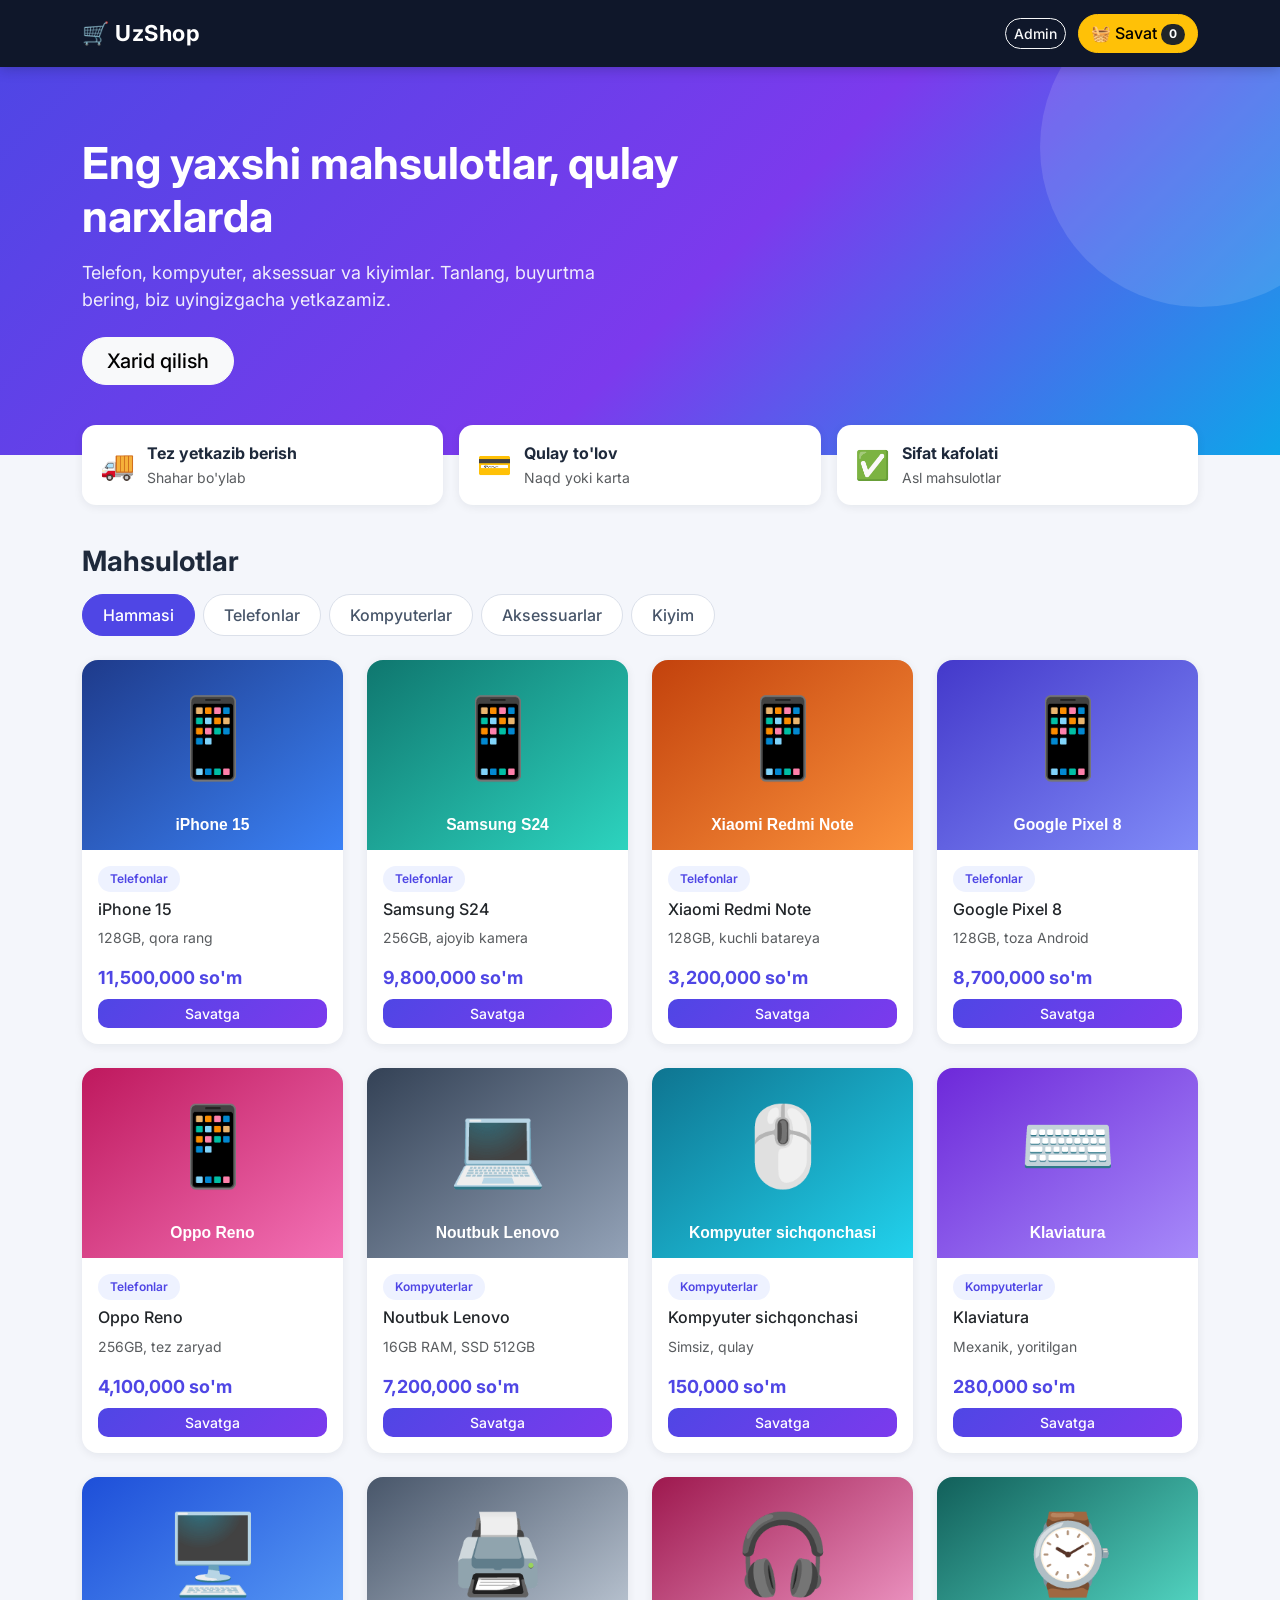
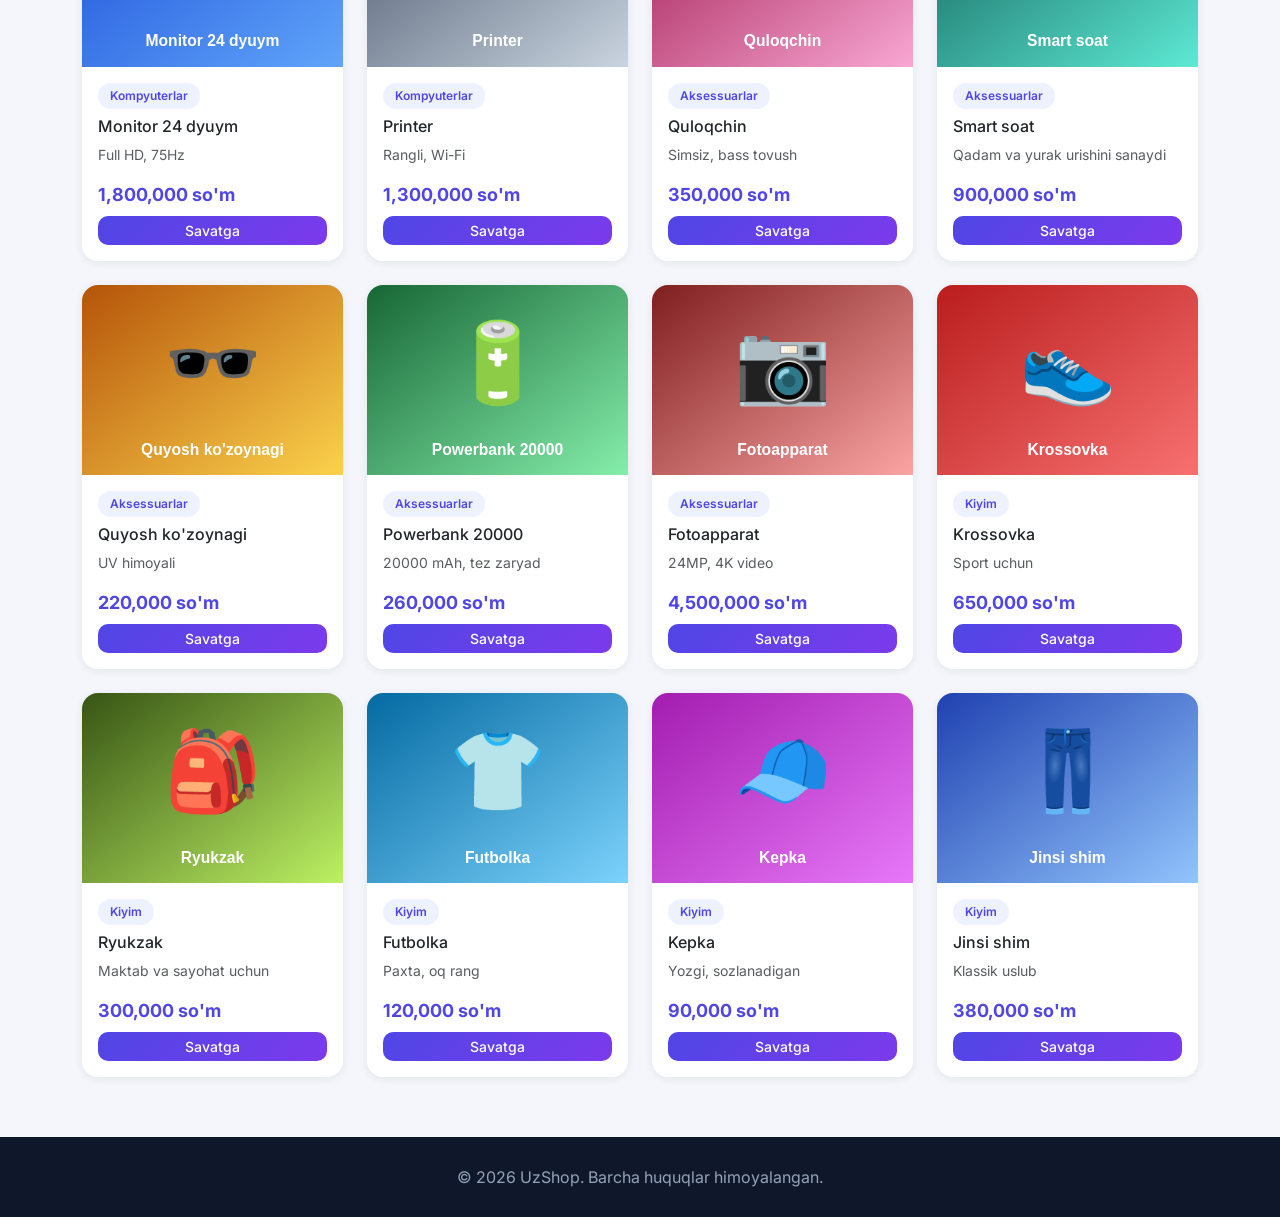
<file: shop/index.html>
<!DOCTYPE html>
<html lang="uz">
<head>
  <meta charset="UTF-8">
  <meta name="viewport" content="width=device-width, initial-scale=1">
  <title>UzShop</title>
  <link href="https://fonts.googleapis.com/css2?family=Inter:wght@400;500;600;700&display=swap" rel="stylesheet">
  <link href="https://cdn.jsdelivr.net/npm/bootstrap@5.3.3/dist/css/bootstrap.min.css" rel="stylesheet">
  <link href="css/style.css" rel="stylesheet">
</head>
<body>

  <!-- Tepa qism: logo va savat -->
  <nav class="navbar navbar-dark navbar-custom sticky-top">
    <div class="container">
      <a class="navbar-brand" href="index.html"><span id="logo"></span> <span id="shopName"></span></a>
      <div>
        <a class="btn btn-outline-light btn-sm rounded-pill me-2" href="admin.html">Admin</a>
        <button class="btn btn-warning rounded-pill" data-bs-toggle="offcanvas" data-bs-target="#cart">
          🧺 Savat <span class="badge bg-dark rounded-pill" id="cartCount">0</span>
        </button>
      </div>
    </div>
  </nav>

  <!-- Katta banner -->
  <section class="hero">
    <div class="container">
      <h1>Eng yaxshi mahsulotlar, qulay narxlarda</h1>
      <p class="mt-3 mb-4">Telefon, kompyuter, aksessuar va kiyimlar. Tanlang, buyurtma bering, biz uyingizgacha yetkazamiz.</p>
      <a href="#products" class="btn btn-light btn-lg rounded-pill px-4">Xarid qilish</a>
    </div>
  </section>

  <!-- Afzalliklar -->
  <div class="container">
    <div class="row g-3">
      <div class="col-md-4"><div class="feature"><span>🚚</span><div><b>Tez yetkazib berish</b><br><small class="text-muted">Shahar bo'ylab</small></div></div></div>
      <div class="col-md-4"><div class="feature"><span>💳</span><div><b>Qulay to'lov</b><br><small class="text-muted">Naqd yoki karta</small></div></div></div>
      <div class="col-md-4"><div class="feature"><span>✅</span><div><b>Sifat kafolati</b><br><small class="text-muted">Asl mahsulotlar</small></div></div></div>
    </div>
  </div>

  <!-- Mahsulotlar -->
  <div class="container" id="products">
    <h3 class="section-title">Mahsulotlar</h3>
    <div id="categories" class="mb-3"></div>
    <div class="row g-4" id="productList"></div>
  </div>

  <div class="footer">
    <div class="container">© 2026 UzShop. Barcha huquqlar himoyalangan.</div>
  </div>

  <!-- Savat va yetkazib berish (o'ng tomondan chiqadi) -->
  <div class="offcanvas offcanvas-end" id="cart">
    <div class="offcanvas-header border-bottom">
      <h5 class="mb-0">🧺 Savat</h5>
      <button class="btn-close" data-bs-dismiss="offcanvas"></button>
    </div>
    <div class="offcanvas-body">
      <div id="cartItems"></div>
      <h5 class="mt-3 d-flex justify-content-between">Jami: <span class="price" id="cartTotal">0</span></h5>
      <hr>
      <h6>🚚 Yetkazib berish</h6>
      <input class="form-control mb-2" id="customerName" placeholder="Ismingiz">
      <input class="form-control mb-2" id="customerPhone" placeholder="Telefon raqamingiz">
      <textarea class="form-control mb-3" id="customerAddress" placeholder="Manzil"></textarea>
      <button class="btn btn-buy w-100 py-2" onclick="makeOrder()">Buyurtma berish</button>
    </div>
  </div>

  <script src="https://cdn.jsdelivr.net/npm/bootstrap@5.3.3/dist/js/bootstrap.bundle.min.js"></script>
  <script src="js/shared.js"></script>
  <script src="js/shop.js"></script>
</body>
</html>
</file>
<file: shop/css/style.css>
body {
  font-family: 'Inter', Arial, sans-serif;
  background: #f4f6fb;
  color: #1e293b;
}

/* Tepa menyu */
.navbar-custom {
  background: #0f172a;
  padding: 12px 0;
  box-shadow: 0 2px 12px rgba(15, 23, 42, 0.25);
}
.navbar-brand { font-weight: 700; font-size: 22px; letter-spacing: 0.5px; }

/* Kartochkalar (hamma joyda) */
.card {
  border: none;
  border-radius: 16px;
  box-shadow: 0 2px 10px rgba(15, 23, 42, 0.07);
}

/* Tugmalar */
.btn { border-radius: 10px; font-weight: 500; transition: all 0.2s; }
.btn:hover { transform: translateY(-1px); }
.btn-primary { background: #4f46e5; border-color: #4f46e5; }
.btn-primary:hover { background: #4338ca; border-color: #4338ca; }

/* Formalar */
.form-control, .form-select { border-radius: 10px; padding: 10px 14px; border-color: #dbe0ea; }
.form-control:focus, .form-select:focus { border-color: #4f46e5; box-shadow: 0 0 0 3px rgba(79, 70, 229, 0.15); }

/* Website */
.hero {
  background: linear-gradient(135deg, #4f46e5, #7c3aed 55%, #0ea5e9);
  color: white;
  padding: 70px 0;
  position: relative;
  overflow: hidden;
}
.hero::after {
  content: "";
  position: absolute;
  right: -80px;
  top: -80px;
  width: 320px;
  height: 320px;
  background: rgba(255, 255, 255, 0.12);
  border-radius: 50%;
}
.hero h1 { font-weight: 700; font-size: 44px; max-width: 600px; }
.hero p { font-size: 18px; opacity: 0.9; max-width: 520px; }

.feature {
  background: white;
  border-radius: 14px;
  padding: 16px 18px;
  display: flex;
  align-items: center;
  gap: 12px;
  box-shadow: 0 2px 10px rgba(15, 23, 42, 0.07);
  margin-top: -30px;
  position: relative;
  z-index: 2;
}
.feature span { font-size: 28px; }

.section-title { font-weight: 700; margin: 40px 0 16px; }

/* Kategoriya tugmalari */
.cat-btn {
  border: 1px solid #dbe0ea;
  background: white;
  color: #475569;
  padding: 8px 20px;
  margin: 0 8px 8px 0;
  border-radius: 30px;
  font-weight: 500;
  transition: all 0.2s;
}
.cat-btn:hover { border-color: #4f46e5; color: #4f46e5; }
.cat-btn.active { background: #4f46e5; border-color: #4f46e5; color: white; }

/* Mahsulot kartochkasi */
.product-card { overflow: hidden; transition: all 0.3s; animation: appear 0.5s; }
.product-card:hover { transform: translateY(-6px); box-shadow: 0 14px 30px rgba(79, 70, 229, 0.18); }
.product-img { height: 190px; overflow: hidden; background: #e2e8f0; }
.product-img img { width: 100%; height: 100%; object-fit: cover; transition: transform 0.4s; }
.product-card:hover .product-img img { transform: scale(1.08); }
.category-pill {
  background: #eef2ff;
  color: #4f46e5;
  font-size: 12px;
  font-weight: 600;
  padding: 4px 12px;
  border-radius: 20px;
  align-self: flex-start;
  margin-bottom: 8px;
}
.price { font-size: 18px; font-weight: 700; color: #4f46e5; }
.btn-buy { background: linear-gradient(135deg, #4f46e5, #7c3aed); color: white; border: none; }
.btn-buy:hover { color: white; box-shadow: 0 6px 16px rgba(79, 70, 229, 0.35); }

@keyframes appear {
  from { opacity: 0; transform: translateY(14px); }
  to { opacity: 1; transform: none; }
}

.footer { background: #0f172a; color: #94a3b8; padding: 28px 0; margin-top: 60px; text-align: center; }

/*Admin panel */
.page-head { margin: 28px 0 20px; }
.page-head h3 { font-weight: 700; margin: 0; }

.stat-card {
  background: white;
  border-radius: 16px;
  padding: 20px;
  display: flex;
  align-items: center;
  gap: 16px;
  box-shadow: 0 2px 10px rgba(15, 23, 42, 0.07);
  transition: all 0.3s;
}
.stat-card:hover { transform: translateY(-4px); box-shadow: 0 10px 24px rgba(15, 23, 42, 0.12); }
.stat-icon { width: 56px; height: 56px; border-radius: 14px; font-size: 26px; display: flex; align-items: center; justify-content: center; }
.icon-blue { background: #e0e7ff; }
.icon-green { background: #d1fae5; }
.icon-orange { background: #fef3c7; }
.stat-label { color: #64748b; font-size: 14px; }
.stat-value { font-size: 28px; font-weight: 700; }

.nav-pills .nav-link { color: #475569; border-radius: 30px; padding: 9px 22px; font-weight: 500; margin-right: 8px; background: white; }
.nav-pills .nav-link.active { background: #4f46e5; color: white; }

.table { border-radius: 16px; overflow: hidden; box-shadow: 0 2px 10px rgba(15, 23, 42, 0.07); }
.table thead { background: #0f172a; color: white; }
.table th { font-weight: 500; font-size: 13px; padding: 14px 12px; }
.table td { padding: 12px; }
</file>
